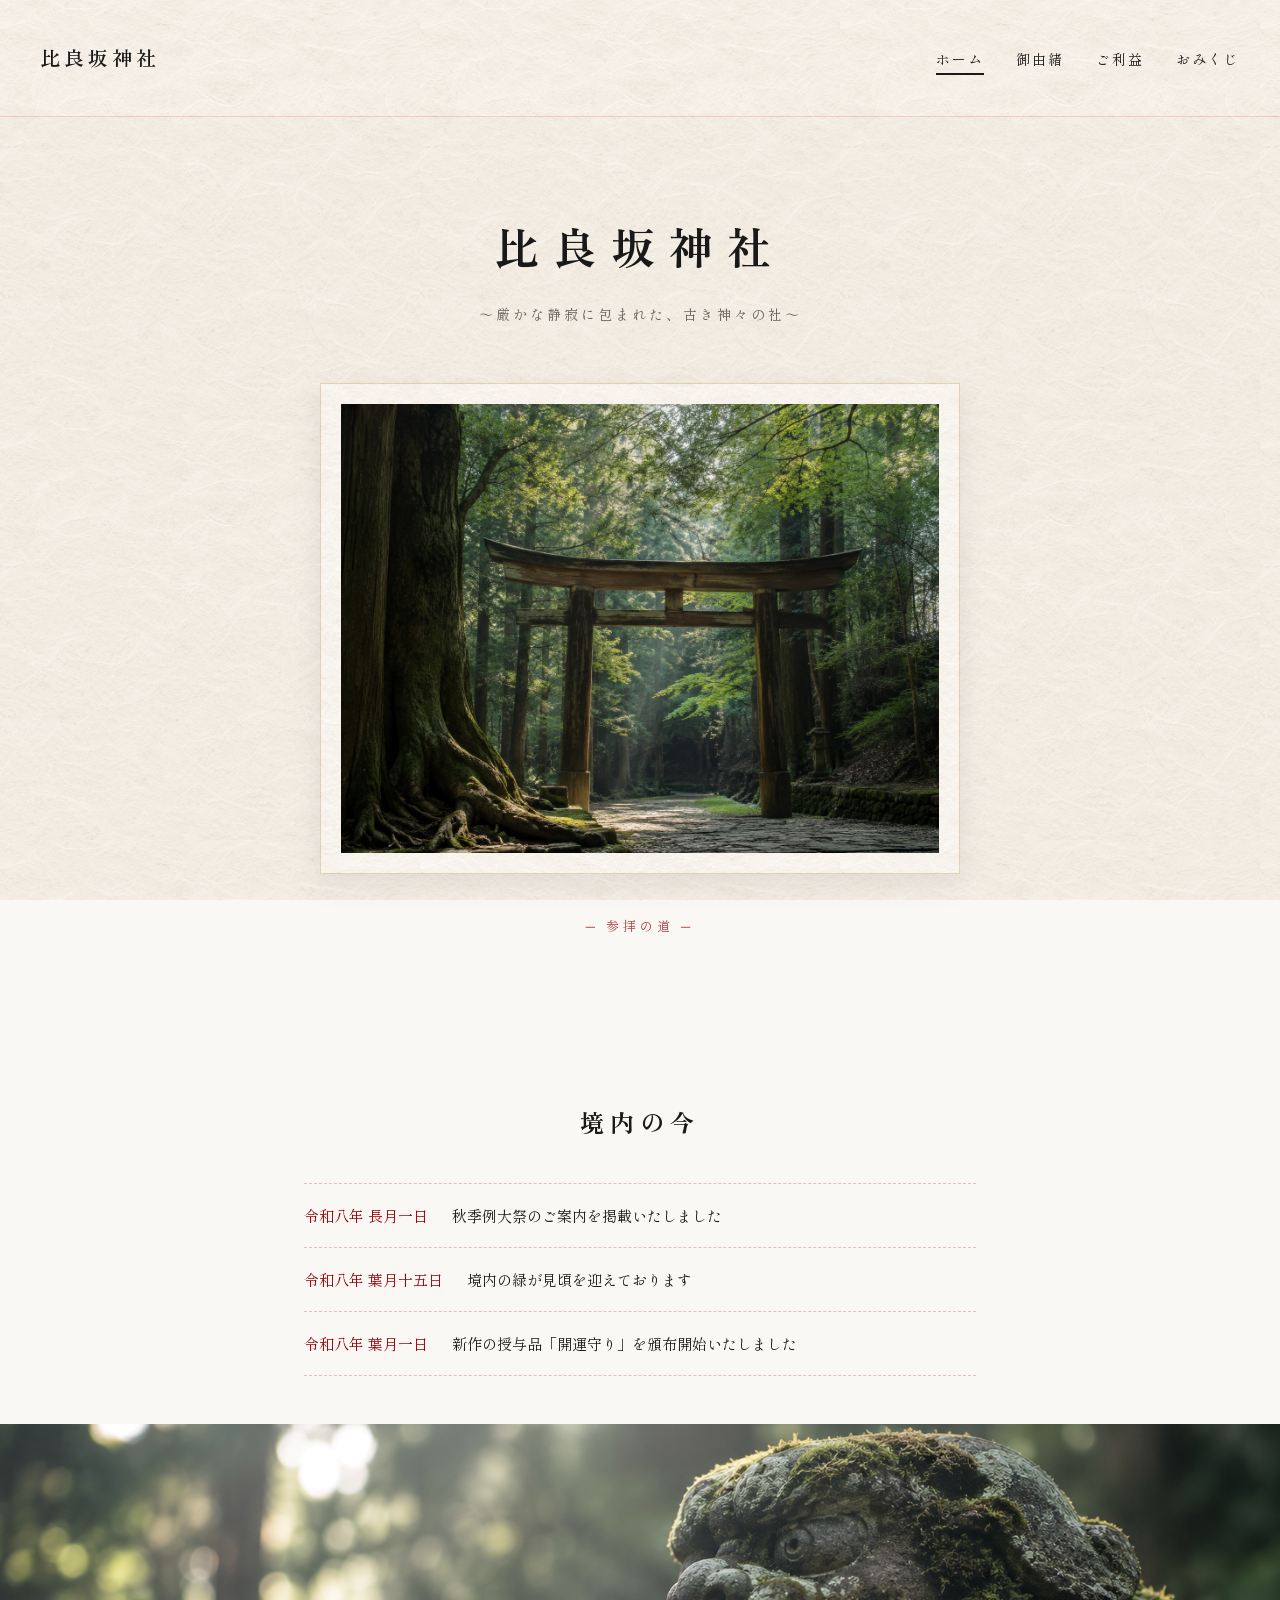
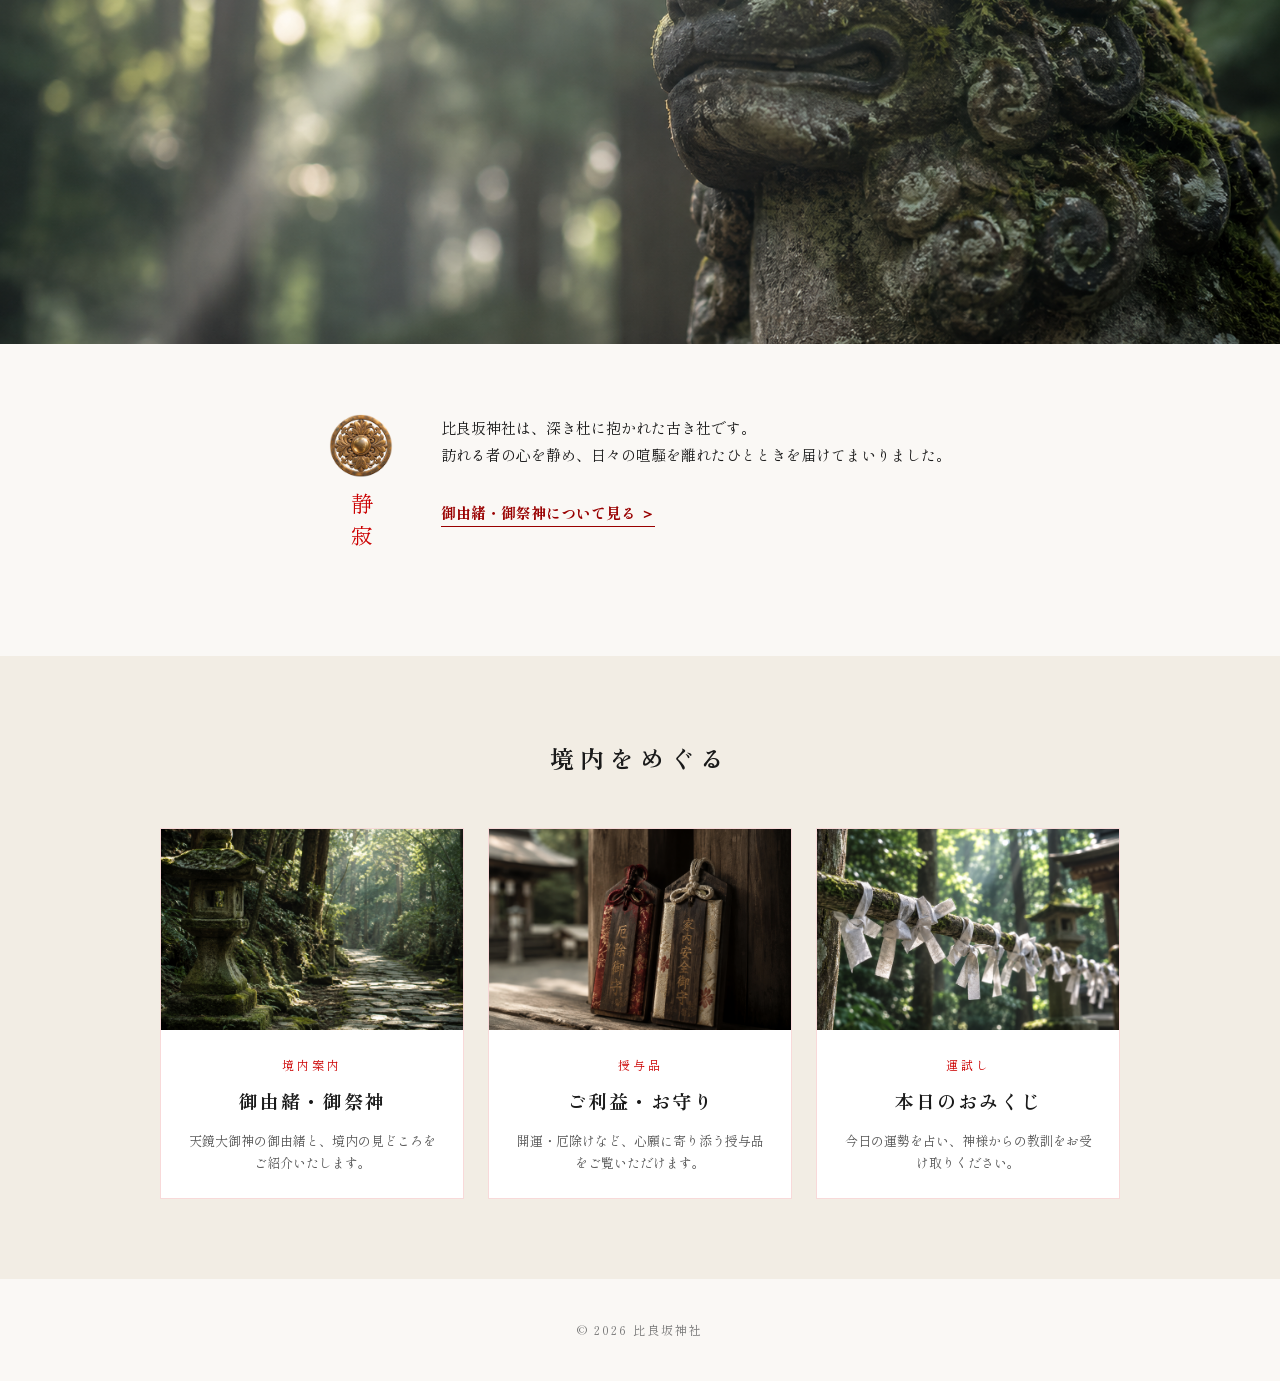
<file: index.html>
<!DOCTYPE html>
<html lang="ja">
<head>
  <meta charset="UTF-8">
  <meta name="viewport" content="width=device-width, initial-scale=1.0">
  <link rel="preconnect" href="https://fonts.googleapis.com">
  <link rel="preconnect" href="https://fonts.gstatic.com" crossorigin>
  <link href="https://fonts.googleapis.com/css2?family=Zen+Old+Mincho:wght@400;600;900&family=Shippori+Mincho:wght@400;500;700&display=swap" rel="stylesheet">
  <link rel="stylesheet" href="./style.css">
  <title>比良坂神社 ｜ 公式サイト</title>
</head>
<body>

  <header class="site-header">
    <p class="site-logo"><a href="index.html">比良坂神社</a></p>
    <nav class="global-nav">
      <ul>
        <li><a href="index.html" class="is-current" aria-current="page">ホーム</a></li>
        <li><a href="about/index.html">御由緒</a></li>
        <li><a href="benefit/index.html">ご利益</a></li>
        <li><a href="omikuzi/index.html">おみくじ</a></li>
      </ul>
    </nav>
  </header>

  <main>

  <section class="hero">
    <div class="hero-text">
      <h1>比良坂神社</h1>
      <p class="sub-text">〜厳かな静寂に包まれた、古き神々の社〜</p>
    </div>

    <div class="hero-frame">
      <img src="./images/torii.png" alt="比良坂神社の鳥居">
    </div>

    <p class="scroll-hint">─ 参拝の道 ─</p>
  </section>

  <section class="notices reveal">
    <h2>境内の今</h2>
    <ul class="notice-list">
      <li>
        <time class="notice-date" datetime="2026-09-01">令和八年 長月一日</time>
        <span class="notice-text">秋季例大祭のご案内を掲載いたしました</span>
      </li>
      <li>
        <time class="notice-date" datetime="2026-08-15">令和八年 葉月十五日</time>
        <span class="notice-text">境内の緑が見頃を迎えております</span>
      </li>
      <li>
        <time class="notice-date" datetime="2026-08-01">令和八年 葉月一日</time>
        <span class="notice-text">新作の授与品「開運守り」を頒布開始いたしました</span>
      </li>
    </ul>
  </section>

  <figure class="breath">
    <img src="./images/komainu.png" alt="苔むした狛犬の顔">
  </figure>

  <section class="concept reveal">
    <div class="concept-sign">
      <img class="kagami-mark" src="./images/kagami-shuin.png" alt="鏡朱印の意匠">
      <p class="concept-vertical">静寂</p>
    </div>
    <div class="concept-text">
      <p>
        比良坂神社は、深き杜に抱かれた古き社です。<br>
        訪れる者の心を静め、日々の喧騒を離れたひとときを届けてまいりました。
      </p>
      <p><a href="about/index.html" class="text-link">御由緒・御祭神について見る ＞</a></p>
    </div>
  </section>

  <section class="cta-cards reveal">
    <h2>境内をめぐる</h2>
    <div class="card-grid">
      <a href="about/index.html" class="card">
        <div class="card-thumb">
          <img src="./images/sando-lantern.png" alt="灯篭と石畳の参道">
        </div>
        <p class="card-label">境内案内</p>
        <h3>御由緒・御祭神</h3>
        <p class="card-desc">天鏡大御神の御由緒と、境内の見どころをご紹介いたします。</p>
      </a>
      <a href="benefit/index.html" class="card">
        <div class="card-thumb">
          <img src="./images/omamori.png" alt="厄除御守と家内安全御守">
        </div>
        <p class="card-label">授与品</p>
        <h3>ご利益・お守り</h3>
        <p class="card-desc">開運・厄除けなど、心願に寄り添う授与品をご覧いただけます。</p>
      </a>
      <a href="omikuzi/index.html" class="card">
        <div class="card-thumb">
          <img src="./images/shide.png" alt="杉の枝に結ばれた紙垂">
        </div>
        <p class="card-label">運試し</p>
        <h3>本日のおみくじ</h3>
        <p class="card-desc">今日の運勢を占い、神様からの教訓をお受け取りください。</p>
      </a>
    </div>
  </section>

  </main>

  <footer class="site-footer">
    <p>&copy; 2026 比良坂神社</p>
  </footer>

  <script src="./script.js"></script>
</body>
</html>
</file>
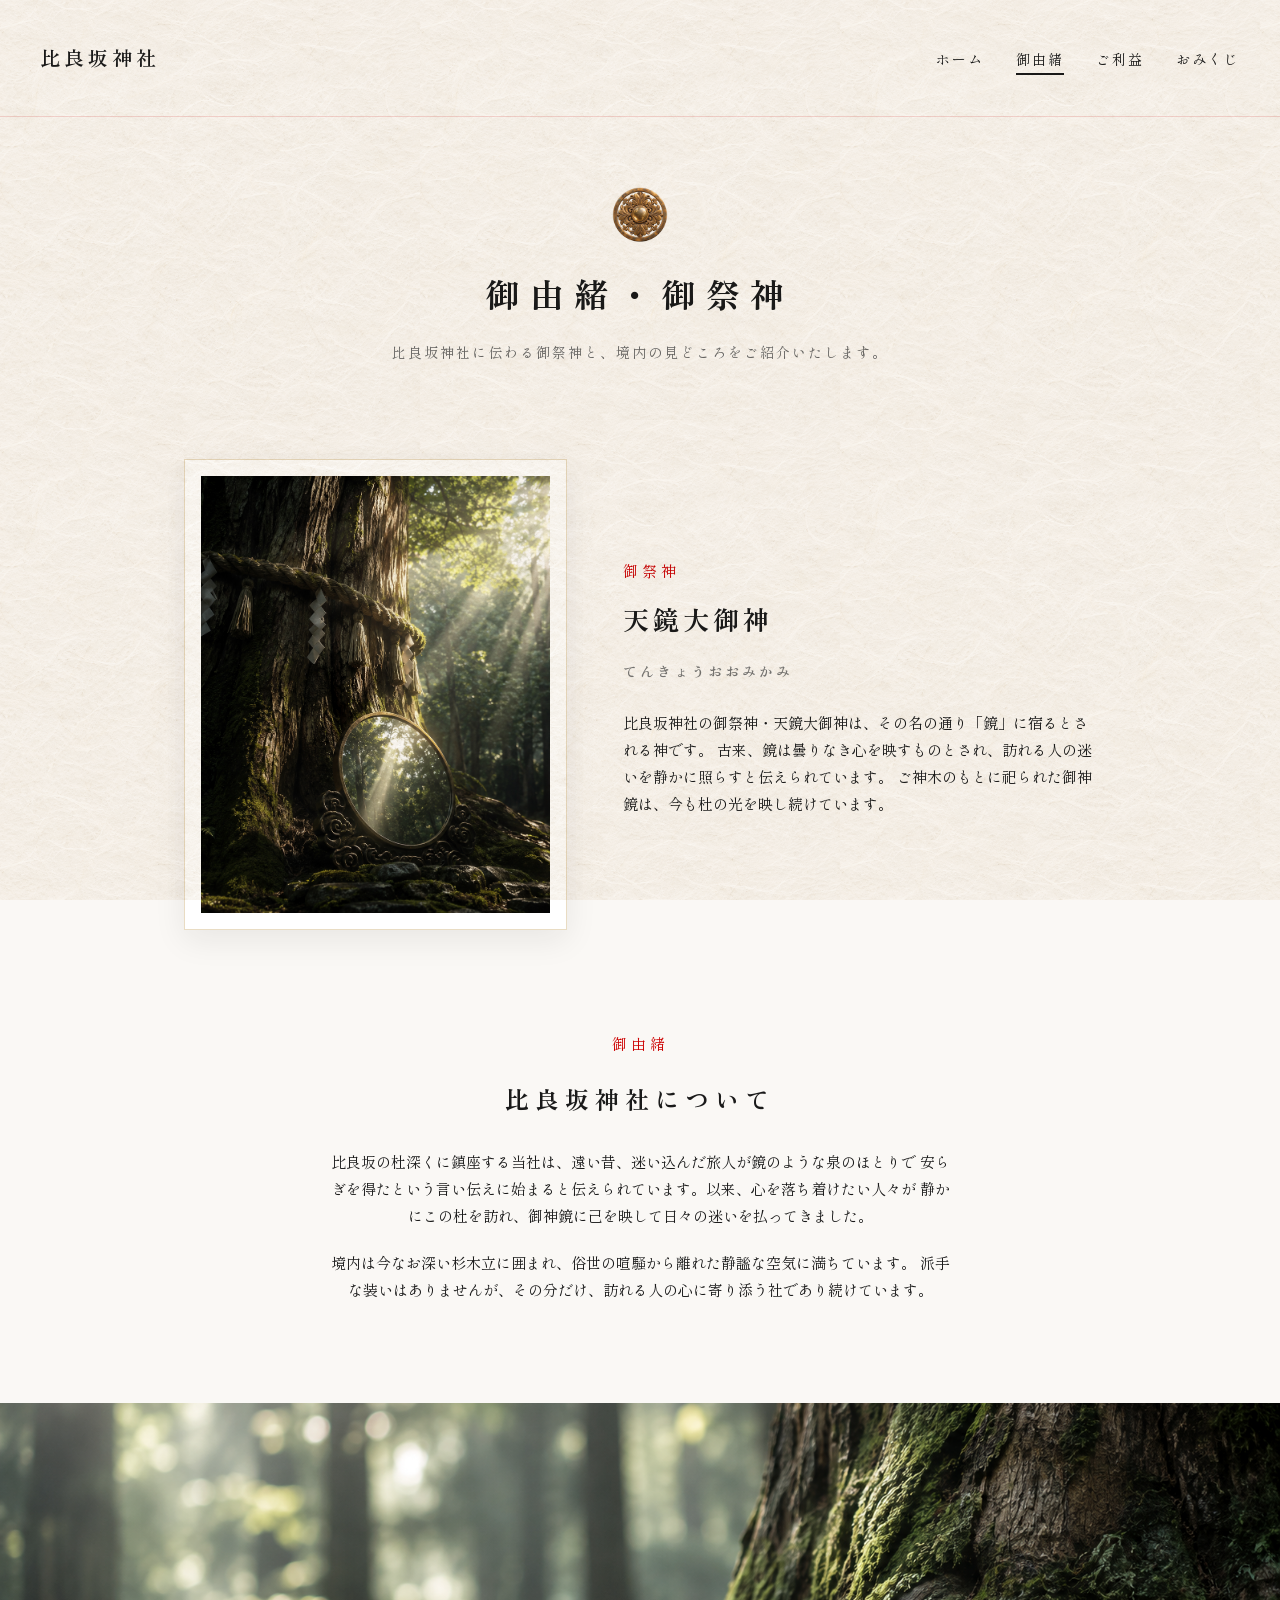
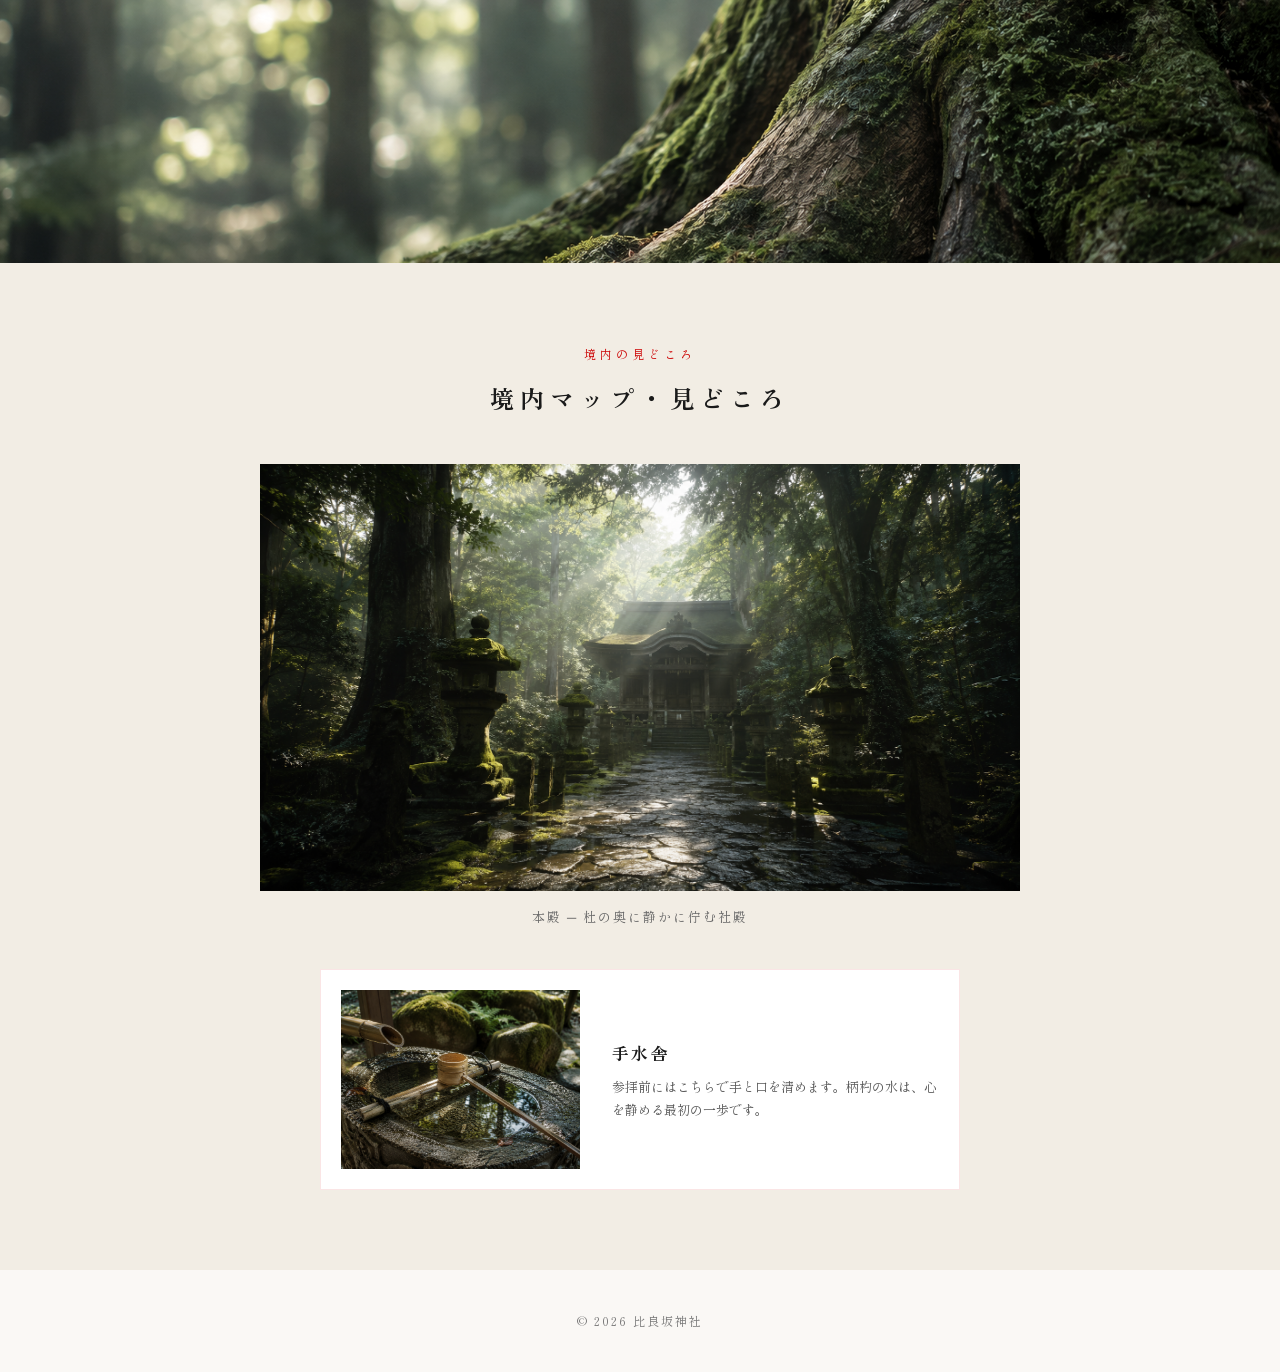
<file: about/index.html>
<!DOCTYPE html>
<html lang="ja">
<head>
  <meta charset="UTF-8">
  <meta name="viewport" content="width=device-width, initial-scale=1.0">
  <link rel="preconnect" href="https://fonts.googleapis.com">
  <link rel="preconnect" href="https://fonts.gstatic.com" crossorigin>
  <link href="https://fonts.googleapis.com/css2?family=Zen+Old+Mincho:wght@400;600;900&family=Shippori+Mincho:wght@400;500;700&display=swap" rel="stylesheet">
  <link rel="stylesheet" href="./style.css">
  <title>御由緒・御祭神 ｜ 比良坂神社</title>
</head>
<body>

  <header class="site-header">
    <p class="site-logo"><a href="../index.html">比良坂神社</a></p>
    <nav class="global-nav">
      <ul>
        <li><a href="../index.html">ホーム</a></li>
        <li><a href="../about/index.html" class="is-current" aria-current="page">御由緒</a></li>
        <li><a href="../benefit/index.html">ご利益</a></li>
        <li><a href="../omikuzi/index.html">おみくじ</a></li>
      </ul>
    </nav>
  </header>

  <main>

  <section class="page-title">
    <img class="kagami-mark" src="../images/kagami-shuin.png" alt="鏡朱印の意匠">
    <h1>御由緒・御祭神</h1>
    <p class="page-lead">比良坂神社に伝わる御祭神と、境内の見どころをご紹介いたします。</p>
  </section>

  <section class="deity reveal">
    <div class="deity-frame">
      <img src="./images/goshintai-mirror.png" alt="ご神木に祀られた御神鏡">
    </div>
    <div class="deity-text">
      <p class="section-label">御祭神</p>
      <h2>天鏡大御神<br><span class="ruby">てんきょうおおみかみ</span></h2>
      <p>
        比良坂神社の御祭神・天鏡大御神は、その名の通り「鏡」に宿るとされる神です。
        古来、鏡は曇りなき心を映すものとされ、訪れる人の迷いを静かに照らすと伝えられています。
        ご神木のもとに祀られた御神鏡は、今も杜の光を映し続けています。
      </p>
    </div>
  </section>

  <section class="history reveal">
    <p class="section-label">御由緒</p>
    <h2>比良坂神社について</h2>
    <p>
      比良坂の杜深くに鎮座する当社は、遠い昔、迷い込んだ旅人が鏡のような泉のほとりで
      安らぎを得たという言い伝えに始まると伝えられています。以来、心を落ち着けたい人々が
      静かにこの杜を訪れ、御神鏡に己を映して日々の迷いを払ってきました。
    </p>
    <p>
      境内は今なお深い杉木立に囲まれ、俗世の喧騒から離れた静謐な空気に満ちています。
      派手な装いはありませんが、その分だけ、訪れる人の心に寄り添う社であり続けています。
    </p>
  </section>

  <figure class="breath">
    <img src="./images/goshinboku-root.png" alt="ご神木の根元と苔むした木肌">
  </figure>

  <section class="highlights reveal">
    <p class="section-label">境内の見どころ</p>
    <h2>境内マップ・見どころ</h2>

    <div class="highlight-main">
      <img src="./images/honden-approach.png" alt="社殿と杉木立に囲まれた参道">
      <p class="highlight-caption">本殿 ─ 杜の奥に静かに佇む社殿</p>
    </div>

    <div class="highlight-sub">
      <img src="./images/temizuya.png" alt="手水舎の柄杓と水盤">
      <div class="highlight-sub-text">
        <h3>手水舎</h3>
        <p>参拝前にはこちらで手と口を清めます。柄杓の水は、心を静める最初の一歩です。</p>
      </div>
    </div>
  </section>

  </main>

  <footer class="site-footer">
    <p>&copy; 2026 比良坂神社</p>
  </footer>

  <script src="./script.js"></script>
</body>
</html>
</file>
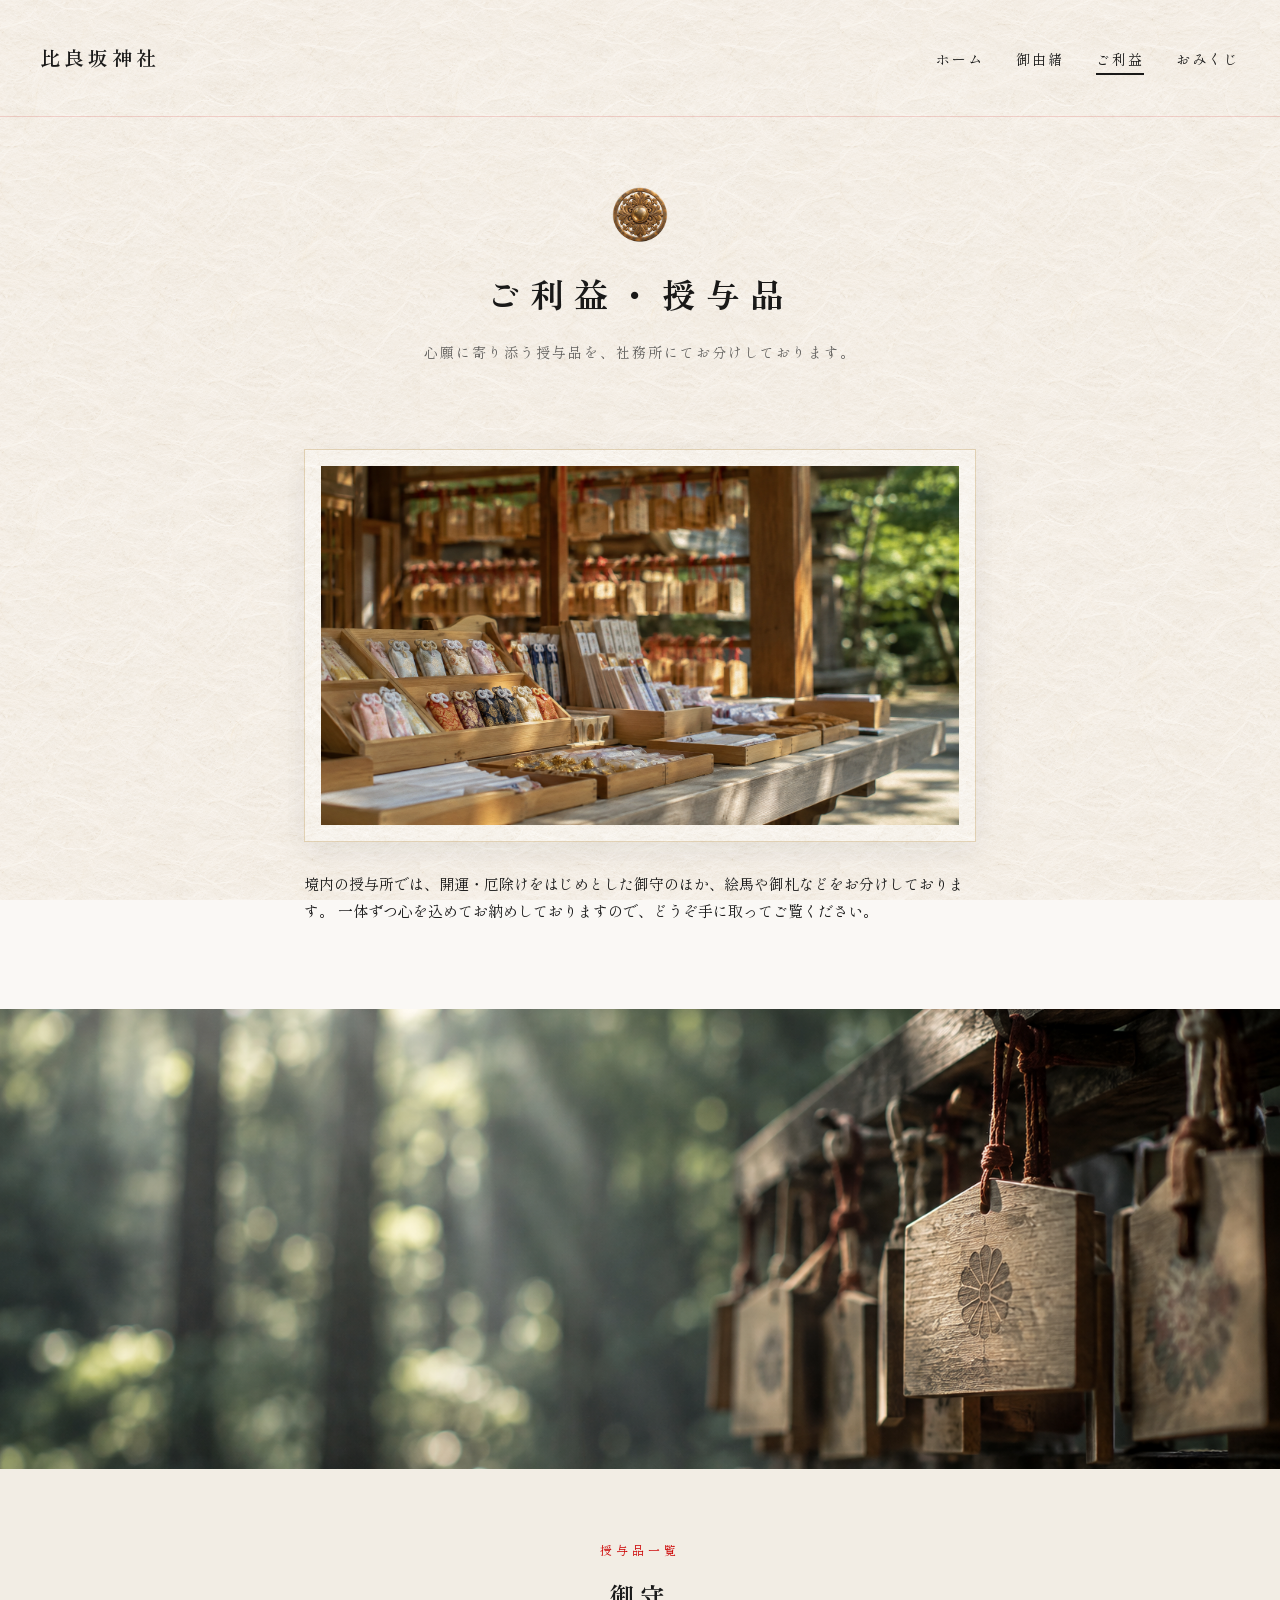
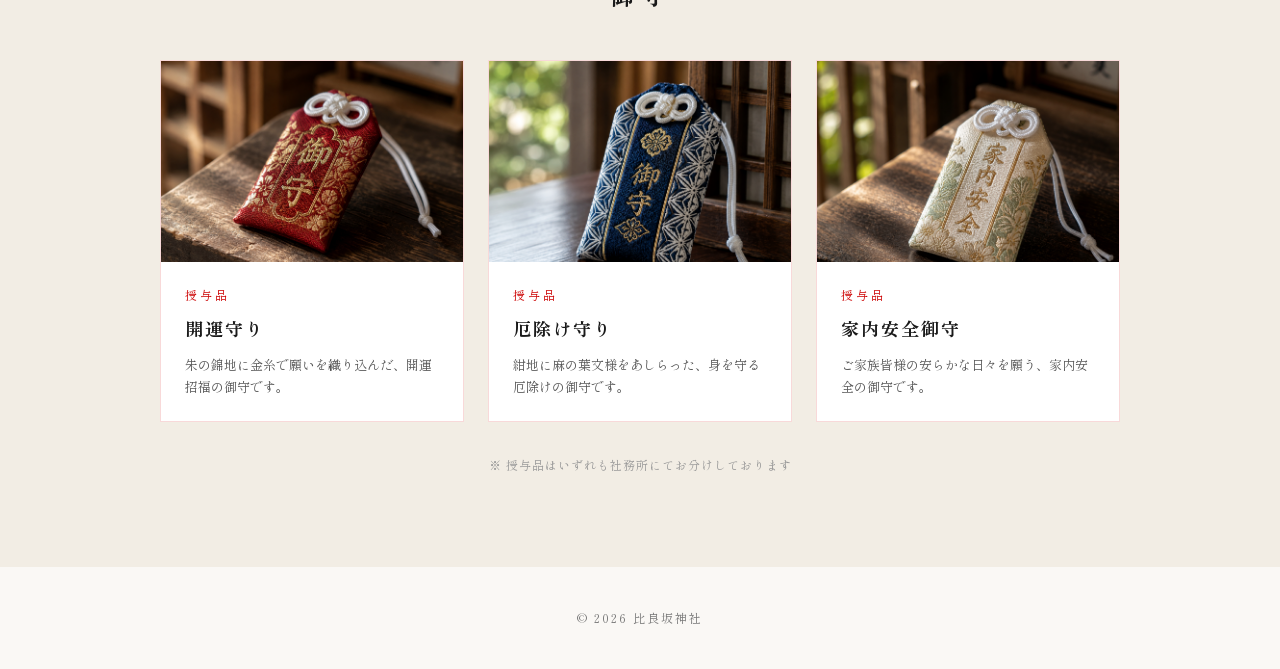
<file: benefit/index.html>
<!DOCTYPE html>
<html lang="ja">
<head>
  <meta charset="UTF-8">
  <meta name="viewport" content="width=device-width, initial-scale=1.0">
  <link rel="preconnect" href="https://fonts.googleapis.com">
  <link rel="preconnect" href="https://fonts.gstatic.com" crossorigin>
  <link href="https://fonts.googleapis.com/css2?family=Zen+Old+Mincho:wght@400;600;900&family=Shippori+Mincho:wght@400;500;700&display=swap" rel="stylesheet">
  <link rel="stylesheet" href="./style.css">
  <title>ご利益・授与品 ｜ 比良坂神社</title>
</head>
<body>

  <header class="site-header">
    <p class="site-logo"><a href="../index.html">比良坂神社</a></p>
    <nav class="global-nav">
      <ul>
        <li><a href="../index.html">ホーム</a></li>
        <li><a href="../about/index.html">御由緒</a></li>
        <li><a href="../benefit/index.html" class="is-current" aria-current="page">ご利益</a></li>
        <li><a href="../omikuzi/index.html">おみくじ</a></li>
      </ul>
    </nav>
  </header>

  <main>

  <section class="page-title">
    <img class="kagami-mark" src="../images/kagami-shuin.png" alt="鏡朱印の意匠">
    <h1>ご利益・授与品</h1>
    <p class="page-lead">心願に寄り添う授与品を、社務所にてお分けしております。</p>
  </section>

  <section class="shop-intro reveal">
    <div class="shop-intro-frame">
      <img src="./images/juyosho.png" alt="授与所に並ぶお守りや絵馬などの授与品">
    </div>
    <p class="shop-intro-text">
      境内の授与所では、開運・厄除けをはじめとした御守のほか、絵馬や御札などをお分けしております。
      一体ずつ心を込めてお納めしておりますので、どうぞ手に取ってご覧ください。
    </p>
  </section>

  <figure class="breath">
    <img src="./images/ema-kake.png" alt="絵馬掛けに並ぶ絵馬">
  </figure>

  <section class="products reveal">
    <p class="section-label">授与品一覧</p>
    <h2>御守</h2>

    <div class="product-grid">
      <div class="product-card" data-item="kaiun">
        <div class="product-thumb">
          <img src="./images/omamori-kaiun.png" alt="開運守り">
        </div>
        <p class="product-label">授与品</p>
        <h3>開運守り</h3>
        <p class="product-desc">朱の錦地に金糸で願いを織り込んだ、開運招福の御守です。</p>
      </div>

      <div class="product-card" data-item="yakuyoke">
        <div class="product-thumb">
          <img src="./images/omamori-yakuyoke.png" alt="厄除け守り">
        </div>
        <p class="product-label">授与品</p>
        <h3>厄除け守り</h3>
        <p class="product-desc">紺地に麻の葉文様をあしらった、身を守る厄除けの御守です。</p>
      </div>

      <div class="product-card" data-item="kanaianzen">
        <div class="product-thumb">
          <img src="./images/omamori-kanaianzen.png" alt="家内安全御守">
        </div>
        <p class="product-label">授与品</p>
        <h3>家内安全御守</h3>
        <p class="product-desc">ご家族皆様の安らかな日々を願う、家内安全の御守です。</p>
      </div>
    </div>

    <p class="products-note">※ 授与品はいずれも社務所にてお分けしております</p>
  </section>

  </main>

  <footer class="site-footer">
    <p>&copy; 2026 比良坂神社</p>
  </footer>

  <script src="./script.js"></script>
</body>
</html>
</file>
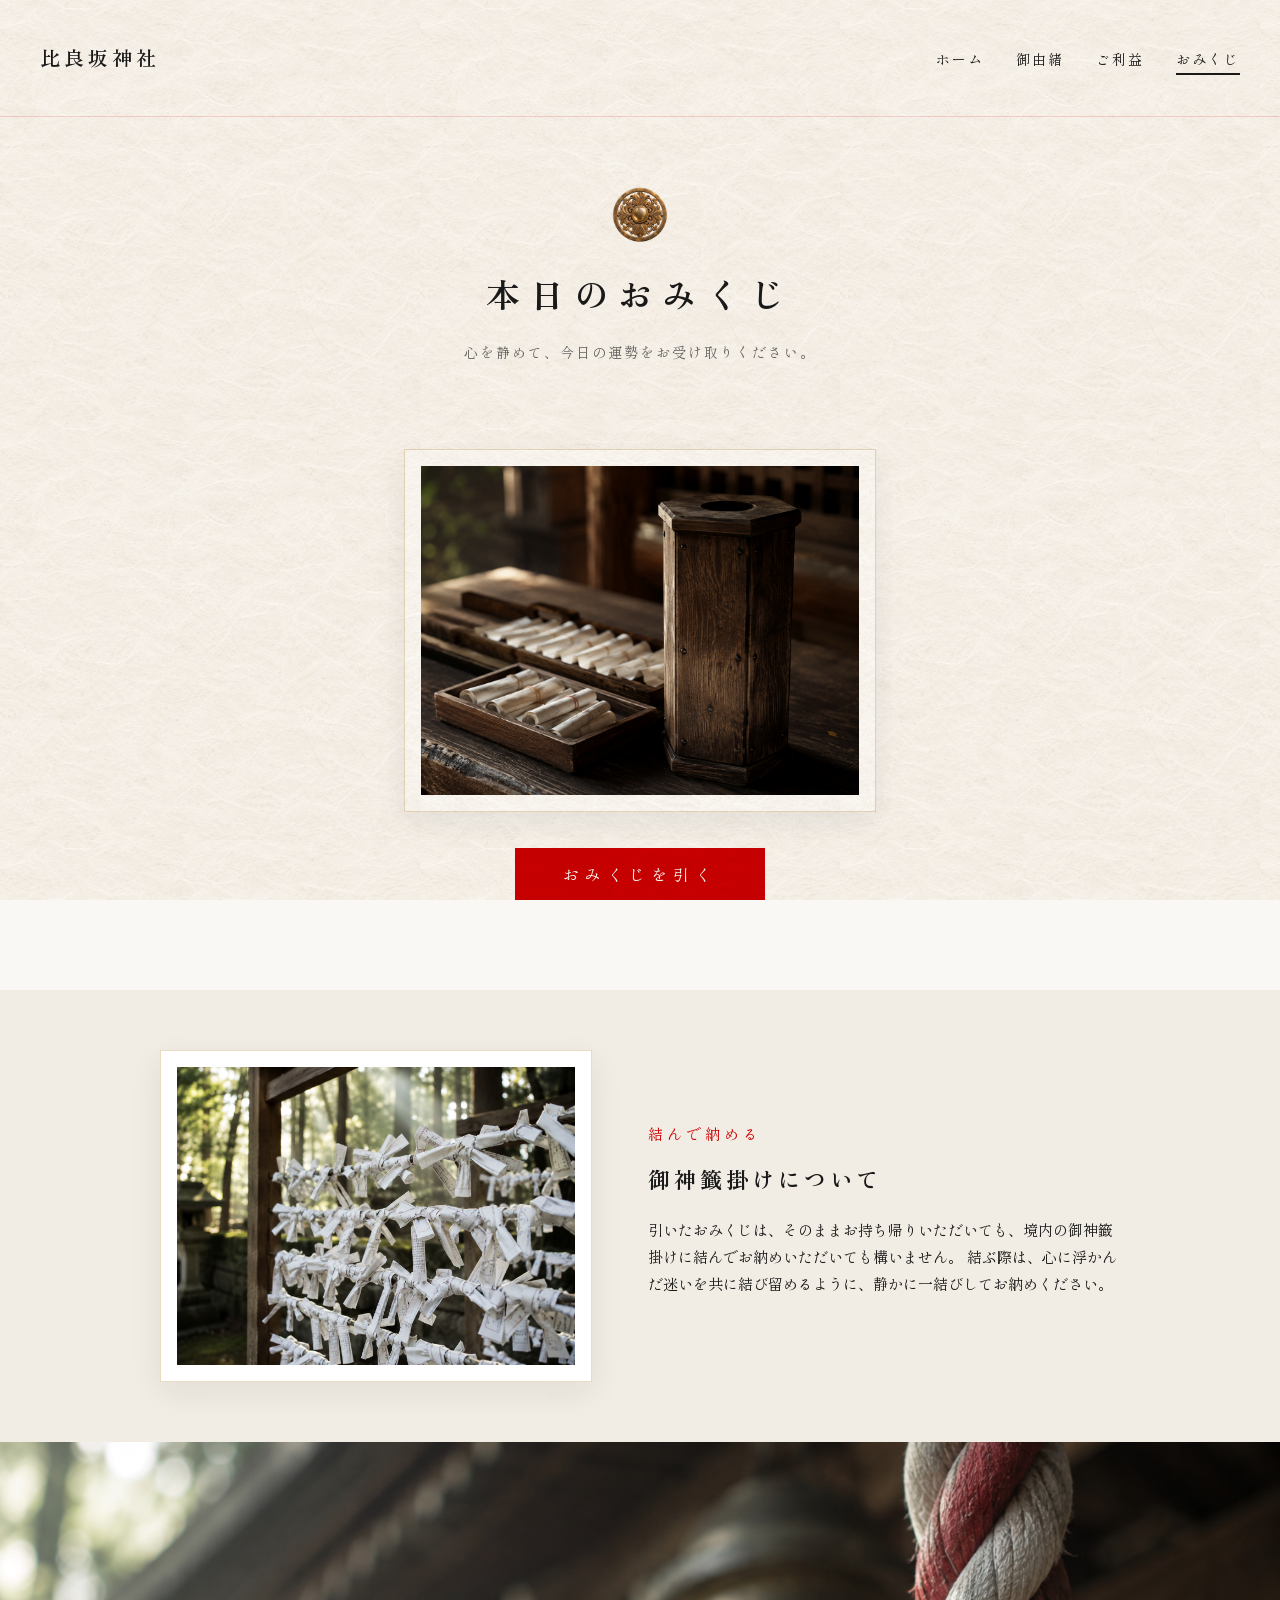
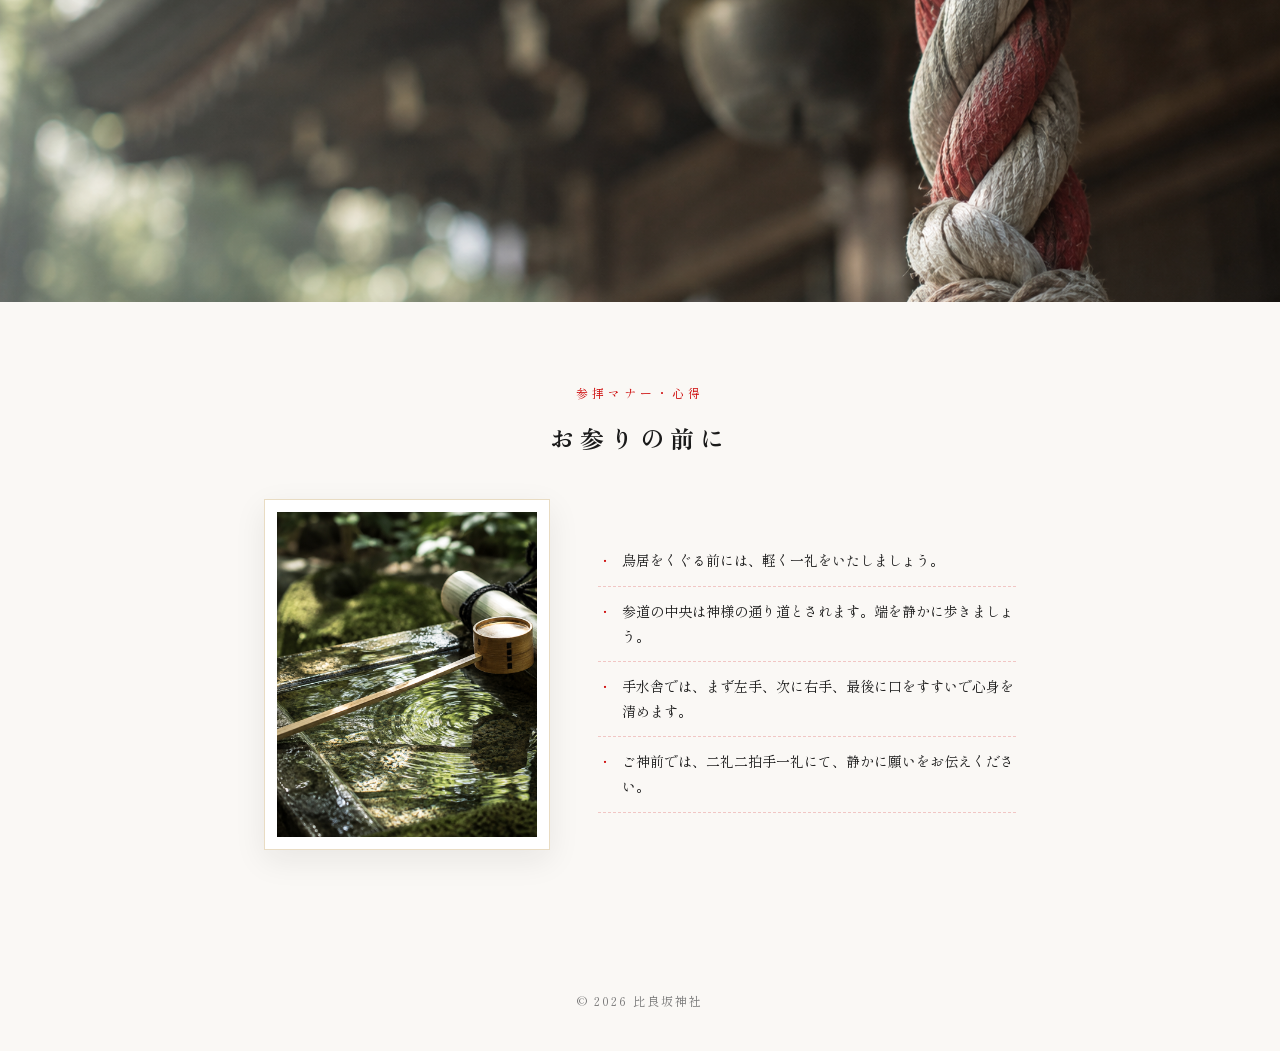
<file: omikuzi/index.html>
<!DOCTYPE html>
<html lang="ja">
<head>
  <meta charset="UTF-8">
  <meta name="viewport" content="width=device-width, initial-scale=1.0">
  <link rel="preconnect" href="https://fonts.googleapis.com">
  <link rel="preconnect" href="https://fonts.gstatic.com" crossorigin>
  <link href="https://fonts.googleapis.com/css2?family=Zen+Old+Mincho:wght@400;600;900&family=Shippori+Mincho:wght@400;500;700&display=swap" rel="stylesheet">
  <link rel="stylesheet" href="./style.css">
  <title>本日のおみくじ ｜ 比良坂神社</title>
</head>
<body>

  <header class="site-header">
    <p class="site-logo"><a href="../index.html">比良坂神社</a></p>
    <nav class="global-nav">
      <ul>
        <li><a href="../index.html">ホーム</a></li>
        <li><a href="../about/index.html">御由緒</a></li>
        <li><a href="../benefit/index.html">ご利益</a></li>
        <li><a href="../omikuzi/index.html" class="is-current" aria-current="page">おみくじ</a></li>
      </ul>
    </nav>
  </header>

  <main>

  <section class="page-title">
    <img class="kagami-mark" src="../images/kagami-shuin.png" alt="鏡朱印の意匠">
    <h1>本日のおみくじ</h1>
    <p class="page-lead">心を静めて、今日の運勢をお受け取りください。</p>
  </section>

  <section class="draw">
    <div class="draw-frame">
      <img src="./images/omikuji-box.png" alt="おみくじ箱と御神籤">
    </div>

    <button type="button" id="draw-button" class="draw-button js-only">おみくじを引く</button>
    <noscript>
      <p class="no-script-message">おみくじをお楽しみいただくには、JavaScriptを有効にしてください。</p>
    </noscript>

    <div id="result-area" class="result-area" aria-live="polite" aria-atomic="true" hidden>
      <p class="result-label">今日の運勢は……</p>
      <h2 id="result-name" class="result-name"></h2>
      <img id="result-stamp" class="result-stamp" src="../images/kagami-shuin.png" alt="鏡朱印">
      <p id="result-message" class="result-message"></p>
      <button type="button" id="redraw-button" class="redraw-button js-only">もう一度引く</button>
    </div>
  </section>

  <section class="tie-manner reveal">
    <div class="tie-manner-inner">
      <div class="tie-manner-frame">
        <img src="./images/musubi-dokoro.png" alt="境内の御神籤掛けに結ばれたおみくじ">
      </div>
      <div class="tie-manner-text">
        <p class="section-label">結んで納める</p>
        <h2>御神籤掛けについて</h2>
        <p>
          引いたおみくじは、そのままお持ち帰りいただいても、境内の御神籤掛けに結んでお納めいただいても構いません。
          結ぶ際は、心に浮かんだ迷いを共に結び留めるように、静かに一結びしてお納めください。
        </p>
      </div>
    </div>
  </section>

  <figure class="breath">
    <img src="./images/suzuo.png" alt="社殿の軒先に垂れる鈴緒">
  </figure>

  <section class="manners reveal">
    <p class="section-label">参拝マナー・心得</p>
    <h2>お参りの前に</h2>

    <div class="manners-body">
      <div class="manners-frame">
        <img src="./images/temizu-dipper.png" alt="手水舎の柄杓">
      </div>
      <ul class="manners-list">
        <li>鳥居をくぐる前には、軽く一礼をいたしましょう。</li>
        <li>参道の中央は神様の通り道とされます。端を静かに歩きましょう。</li>
        <li>手水舎では、まず左手、次に右手、最後に口をすすいで心身を清めます。</li>
        <li>ご神前では、二礼二拍手一礼にて、静かに願いをお伝えください。</li>
      </ul>
    </div>
  </section>

  </main>

  <footer class="site-footer">
    <p>&copy; 2026 比良坂神社</p>
  </footer>

  <script src="./script.js"></script>
</body>
</html>
</file>
<file: style.css>
@charset "UTF-8";

:root {
    --color-vermillion: #cc0000;
    --color-vermillion-dark: #990000;
    --color-ink: #1a1a1a;
    --color-paper: #faf8f5;
    --color-gold: #c9a86a;
    --font-display: "Zen Old Mincho", serif;
    --font-body: "Shippori Mincho", serif;
}

* {
    box-sizing: border-box;
}

body {
    position: relative;
    z-index: 0;
    margin: 0;
    padding: 0;
    color: var(--color-ink);
    background-color: var(--color-paper);
    font-family: var(--font-body);
    line-height: 1.8;
}

body::before {
    content: "";
    position: fixed;
    inset: 0;
    background-image: url("./images/washi-texture.png");
    background-repeat: repeat;
    background-size: 420px 420px;
    opacity: 0.35;
    pointer-events: none;
    z-index: 999;
    mix-blend-mode: multiply;
}

a {
    color: inherit;
}

h1, h2, h3 {
    font-family: var(--font-display);
    margin: 0;
}

.site-header {
    display: flex;
    justify-content: space-between;
    align-items: center;
    padding: 24px 40px;
    border-bottom: 1px solid rgba(204, 0, 0, 0.15);
}

.site-logo a {
    font-family: var(--font-display);
    font-size: 20px;
    letter-spacing: 4px;
    text-decoration: none;
    font-weight: 600;
}

.global-nav ul {
    display: flex;
    gap: 32px;
    list-style: none;
    margin: 0;
    padding: 0;
}

.global-nav a {
    font-size: 14px;
    letter-spacing: 2px;
    text-decoration: none;
    padding-bottom: 4px;
    border-bottom: 2px solid transparent;
    transition: border-color 0.2s ease;
}

.global-nav a:hover,
.global-nav a.is-current {
    border-bottom: 2px solid currentColor;
}

.hero {
    text-align: center;
    padding: 90px 24px 70px;
    background-color: var(--color-paper);
}

.hero-text h1 {
    font-size: 44px;
    letter-spacing: 14px;
    color: var(--color-ink);
}

.hero-text .sub-text {
    margin-top: 16px;
    font-size: 14px;
    letter-spacing: 3px;
    color: #666666;
}

.hero-frame {
    max-width: 640px;
    margin: 56px auto 0;
    padding: 20px;
    background-color: #ffffff;
    border: 1px solid rgba(201, 168, 106, 0.4);
    box-shadow: 0 10px 30px rgba(26, 26, 26, 0.08);
}

.hero-frame img {
    display: block;
    width: 100%;
    height: auto;
    aspect-ratio: 4 / 3;
    object-fit: cover;
    filter: saturate(0.85) contrast(1.02);
}

.scroll-hint {
    display: block;
    margin-top: 40px;
    font-size: 13px;
    letter-spacing: 4px;
    color: var(--color-vermillion-dark);
    opacity: 0.75;
}

.notices {
    max-width: 720px;
    margin: 0 auto;
    padding: 80px 24px 48px;
    text-align: center;
}

.notices h2 {
    font-size: 24px;
    letter-spacing: 6px;
    margin-bottom: 40px;
}

.notice-list {
    list-style: none;
    margin: 0;
    padding: 0;
    text-align: left;
}

.notice-list li {
    display: flex;
    gap: 24px;
    padding: 18px 0;
    border-bottom: 1px dashed rgba(204, 0, 0, 0.25);
    font-size: 15px;
}

.notice-list li:first-child {
    border-top: 1px dashed rgba(204, 0, 0, 0.25);
}

.notice-date {
    flex: 0 0 auto;
    color: var(--color-vermillion-dark);
    white-space: nowrap;
}

.breath {
    margin: 0;
    line-height: 0;
}

.breath img {
    display: block;
    width: 100%;
    height: clamp(280px, 42vw, 520px);
    object-fit: cover;
    object-position: center 30%;
    filter: saturate(0.85) contrast(1.02);
}

.concept {
    display: flex;
    gap: 48px;
    align-items: flex-start;
    justify-content: center;
    max-width: 800px;
    margin: 0 auto;
    padding: 70px 24px 100px;
}

.concept-sign {
    display: flex;
    flex-direction: column;
    align-items: center;
    gap: 14px;
    flex: 0 0 auto;
}

.concept-vertical {
    writing-mode: vertical-rl;
    font-family: var(--font-display);
    font-size: 22px;
    letter-spacing: 10px;
    color: var(--color-vermillion);
    margin: 0;
}

.concept-text {
    font-size: 15px;
}

.concept-text p:first-child {
    margin-top: 0;
}

.kagami-mark {
    display: block;
    width: 64px;
    height: 64px;
    object-fit: contain;
}

.text-link {
    display: inline-block;
    margin-top: 16px;
    color: var(--color-vermillion-dark);
    text-decoration: none;
    font-weight: 700;
    border-bottom: 1px solid var(--color-vermillion-dark);
}

.cta-cards {
    background-color: #f2ede4;
    padding: 80px 24px;
    text-align: center;
}

.cta-cards h2 {
    font-size: 24px;
    letter-spacing: 6px;
    margin-bottom: 48px;
}

.card-grid {
    display: grid;
    grid-template-columns: repeat(3, 1fr);
    gap: 24px;
    max-width: 960px;
    margin: 0 auto;
}

.card {
    display: block;
    background-color: #ffffff;
    border: 1px solid rgba(204, 0, 0, 0.15);
    text-decoration: none;
    color: var(--color-ink);
    overflow: hidden;
    transition: border-color 0.2s ease, transform 0.2s ease;
}

.card:hover {
    border-color: var(--color-vermillion);
    transform: translateY(-4px);
}

.card-thumb {
    aspect-ratio: 3 / 2;
    overflow: hidden;
}

.card-thumb img {
    display: block;
    width: 100%;
    height: 100%;
    object-fit: cover;
    filter: saturate(0.85) contrast(1.02);
    transition: transform 0.3s ease;
}

.card:hover .card-thumb img {
    transform: scale(1.04);
}

.card-label,
.card h3,
.card-desc {
    padding-left: 24px;
    padding-right: 24px;
}

.card-label {
    font-size: 12px;
    letter-spacing: 3px;
    color: var(--color-vermillion);
    margin-top: 24px;
    margin-bottom: 8px;
}

.card h3 {
    font-size: 19px;
    letter-spacing: 2px;
    margin-bottom: 12px;
}

.card-desc {
    font-size: 13px;
    line-height: 1.7;
    color: #555555;
    margin: 0 0 24px;
}

.reveal {
    opacity: 1;
    transform: none;
}

html.js-enabled .reveal {
    opacity: 0;
    transform: translateY(16px);
    transition: opacity 0.8s ease, transform 0.8s ease;
}

html.js-enabled .reveal.is-visible {
    opacity: 1;
    transform: translateY(0);
}

.site-footer {
    text-align: center;
    padding: 28px;
    font-size: 12px;
    letter-spacing: 2px;
    color: #777777;
    background-color: var(--color-paper);
}

@media (max-width: 768px) {
    .site-header {
        flex-direction: column;
        gap: 12px;
        padding: 16px 20px;
    }

    .hero {
        padding: 50px 20px 40px;
    }

    .hero-text h1 {
        font-size: 32px;
        letter-spacing: 8px;
    }

    .hero-frame {
        margin-top: 36px;
        padding: 12px;
    }

    .global-nav ul {
        gap: 20px;
        flex-wrap: wrap;
        justify-content: center;
    }

    .concept {
        flex-direction: column;
        align-items: center;
        text-align: center;
    }

    .concept-vertical {
        writing-mode: horizontal-tb;
    }

    .kagami-mark {
        margin: 0 auto;
    }

    .card-grid {
        grid-template-columns: 1fr;
    }
}
</file>
<file: about/style.css>
@charset "UTF-8";

:root {
    --color-vermillion: #cc0000;
    --color-vermillion-dark: #990000;
    --color-ink: #1a1a1a;
    --color-paper: #faf8f5;
    --color-gold: #c9a86a;
    --font-display: "Zen Old Mincho", serif;
    --font-body: "Shippori Mincho", serif;
}

* {
    box-sizing: border-box;
}

body {
    position: relative;
    z-index: 0;
    margin: 0;
    padding: 0;
    color: var(--color-ink);
    background-color: var(--color-paper);
    font-family: var(--font-body);
    line-height: 1.8;
}

body::before {
    content: "";
    position: fixed;
    inset: 0;
    background-image: url("../images/washi-texture.png");
    background-repeat: repeat;
    background-size: 420px 420px;
    opacity: 0.35;
    pointer-events: none;
    z-index: 999;
    mix-blend-mode: multiply;
}

a {
    color: inherit;
}

h1, h2, h3 {
    font-family: var(--font-display);
    margin: 0;
}

.site-header {
    display: flex;
    justify-content: space-between;
    align-items: center;
    padding: 24px 40px;
    border-bottom: 1px solid rgba(204, 0, 0, 0.15);
}

.site-logo a {
    font-family: var(--font-display);
    font-size: 20px;
    letter-spacing: 4px;
    text-decoration: none;
    font-weight: 600;
}

.global-nav ul {
    display: flex;
    gap: 32px;
    list-style: none;
    margin: 0;
    padding: 0;
}

.global-nav a {
    font-size: 14px;
    letter-spacing: 2px;
    text-decoration: none;
    padding-bottom: 4px;
    border-bottom: 2px solid transparent;
    transition: border-color 0.2s ease;
}

.global-nav a:hover,
.global-nav a.is-current {
    border-bottom: 2px solid currentColor;
}

.page-title {
    text-align: center;
    padding: 70px 24px 20px;
}

.kagami-mark {
    display: block;
    width: 56px;
    height: 56px;
    margin: 0 auto 20px;
    object-fit: contain;
}

.page-title h1 {
    font-size: 34px;
    letter-spacing: 10px;
}

.page-lead {
    margin-top: 16px;
    font-size: 14px;
    letter-spacing: 2px;
    color: #666666;
}

.section-label {
    font-size: 12px;
    letter-spacing: 4px;
    color: var(--color-vermillion);
    margin: 0 0 12px;
}

.deity {
    display: flex;
    align-items: center;
    gap: 56px;
    max-width: 960px;
    margin: 0 auto;
    padding: 60px 24px;
}

.deity-frame {
    flex: 0 0 42%;
    padding: 16px;
    background-color: #ffffff;
    border: 1px solid rgba(201, 168, 106, 0.4);
    box-shadow: 0 10px 30px rgba(26, 26, 26, 0.08);
}

.deity-frame img {
    display: block;
    width: 100%;
    height: auto;
    aspect-ratio: 4 / 5;
    object-fit: cover;
    filter: saturate(0.85) contrast(1.02);
}

.deity-text {
    flex: 1;
}

.deity-text h2 {
    font-size: 26px;
    letter-spacing: 4px;
    margin: 8px 0 20px;
}

.deity-text .ruby {
    display: inline-block;
    margin-top: 8px;
    font-size: 14px;
    letter-spacing: 3px;
    color: #777777;
}

.deity-text p {
    font-size: 15px;
}

.history {
    max-width: 680px;
    margin: 0 auto;
    padding: 40px 24px 80px;
    text-align: center;
}

.history h2 {
    font-size: 24px;
    letter-spacing: 6px;
    margin-bottom: 28px;
}

.history p {
    font-size: 15px;
    text-align: center;
    margin-bottom: 20px;
}

.breath {
    margin: 0;
    line-height: 0;
}

.breath img {
    display: block;
    width: 100%;
    height: clamp(260px, 38vw, 460px);
    object-fit: cover;
    object-position: center 55%;
    filter: saturate(0.85) contrast(1.02);
}

.highlights {
    background-color: #f2ede4;
    padding: 80px 24px;
}

.highlights .section-label,
.highlights h2 {
    text-align: center;
}

.highlights h2 {
    font-size: 24px;
    letter-spacing: 6px;
    margin-bottom: 44px;
}

.highlight-main {
    max-width: 760px;
    margin: 0 auto 40px;
}

.highlight-main img {
    display: block;
    width: 100%;
    height: auto;
    aspect-ratio: 16 / 9;
    object-fit: cover;
    filter: saturate(0.85) contrast(1.02);
}

.highlight-caption {
    margin-top: 14px;
    font-size: 13px;
    letter-spacing: 2px;
    color: #666666;
    text-align: center;
}

.highlight-sub {
    display: flex;
    align-items: center;
    gap: 32px;
    max-width: 640px;
    margin: 0 auto;
    background-color: #ffffff;
    border: 1px solid rgba(204, 0, 0, 0.1);
    padding: 20px;
}

.highlight-sub img {
    flex: 0 0 40%;
    display: block;
    width: 40%;
    height: auto;
    aspect-ratio: 4 / 3;
    object-fit: cover;
    filter: saturate(0.85) contrast(1.02);
}

.highlight-sub-text h3 {
    font-size: 17px;
    letter-spacing: 2px;
    margin-bottom: 8px;
}

.highlight-sub-text p {
    font-size: 13px;
    line-height: 1.7;
    color: #555555;
    margin: 0;
}

.reveal {
    opacity: 1;
    transform: none;
}

html.js-enabled .reveal {
    opacity: 0;
    transform: translateY(16px);
    transition: opacity 0.8s ease, transform 0.8s ease;
}

html.js-enabled .reveal.is-visible {
    opacity: 1;
    transform: translateY(0);
}

.site-footer {
    text-align: center;
    padding: 28px;
    font-size: 12px;
    letter-spacing: 2px;
    color: #777777;
    background-color: var(--color-paper);
}

@media (max-width: 768px) {
    .site-header {
        flex-direction: column;
        gap: 12px;
        padding: 16px 20px;
    }

    .global-nav ul {
        gap: 20px;
        flex-wrap: wrap;
        justify-content: center;
    }

    .page-title h1 {
        font-size: 26px;
        letter-spacing: 6px;
    }

    .deity {
        flex-direction: column;
        gap: 28px;
        padding: 40px 20px;
    }

    .deity-frame {
        flex: none;
        width: 70%;
    }

    .highlight-sub {
        flex-direction: column;
        text-align: center;
    }

    .highlight-sub img {
        width: 100%;
    }
}
</file>
<file: benefit/style.css>
@charset "UTF-8";

:root {
    --color-vermillion: #cc0000;
    --color-vermillion-dark: #990000;
    --color-ink: #1a1a1a;
    --color-paper: #faf8f5;
    --color-gold: #c9a86a;
    --font-display: "Zen Old Mincho", serif;
    --font-body: "Shippori Mincho", serif;
}

* {
    box-sizing: border-box;
}

body {
    position: relative;
    z-index: 0;
    margin: 0;
    padding: 0;
    color: var(--color-ink);
    background-color: var(--color-paper);
    font-family: var(--font-body);
    line-height: 1.8;
}

body::before {
    content: "";
    position: fixed;
    inset: 0;
    background-image: url("../images/washi-texture.png");
    background-repeat: repeat;
    background-size: 420px 420px;
    opacity: 0.35;
    pointer-events: none;
    z-index: 999;
    mix-blend-mode: multiply;
}

a {
    color: inherit;
}

h1, h2, h3 {
    font-family: var(--font-display);
    margin: 0;
}

.site-header {
    display: flex;
    justify-content: space-between;
    align-items: center;
    padding: 24px 40px;
    border-bottom: 1px solid rgba(204, 0, 0, 0.15);
}

.site-logo a {
    font-family: var(--font-display);
    font-size: 20px;
    letter-spacing: 4px;
    text-decoration: none;
    font-weight: 600;
}

.global-nav ul {
    display: flex;
    gap: 32px;
    list-style: none;
    margin: 0;
    padding: 0;
}

.global-nav a {
    font-size: 14px;
    letter-spacing: 2px;
    text-decoration: none;
    padding-bottom: 4px;
    border-bottom: 2px solid transparent;
    transition: border-color 0.2s ease;
}

.global-nav a:hover,
.global-nav a.is-current {
    border-bottom: 2px solid currentColor;
}

.page-title {
    text-align: center;
    padding: 70px 24px 20px;
}

.kagami-mark {
    display: block;
    width: 56px;
    height: 56px;
    margin: 0 auto 20px;
    object-fit: contain;
}

.page-title h1 {
    font-size: 34px;
    letter-spacing: 10px;
}

.page-lead {
    margin-top: 16px;
    font-size: 14px;
    letter-spacing: 2px;
    color: #666666;
}

.section-label {
    font-size: 12px;
    letter-spacing: 4px;
    color: var(--color-vermillion);
    margin: 0 0 12px;
    text-align: center;
}

.shop-intro {
    max-width: 720px;
    margin: 0 auto;
    padding: 50px 24px 70px;
    text-align: center;
}

.shop-intro-frame {
    padding: 16px;
    background-color: #ffffff;
    border: 1px solid rgba(201, 168, 106, 0.4);
    box-shadow: 0 10px 30px rgba(26, 26, 26, 0.08);
}

.shop-intro-frame img {
    display: block;
    width: 100%;
    height: auto;
    aspect-ratio: 16 / 9;
    object-fit: cover;
    filter: saturate(0.85) contrast(1.02);
}

.shop-intro-text {
    margin-top: 28px;
    font-size: 15px;
    text-align: left;
}

.breath {
    margin: 0;
    line-height: 0;
}

.breath img {
    display: block;
    width: 100%;
    height: clamp(260px, 38vw, 460px);
    object-fit: cover;
    object-position: center 45%;
    filter: saturate(0.85) contrast(1.02);
}

.products {
    background-color: #f2ede4;
    padding: 70px 24px 80px;
    text-align: center;
}

.products h2 {
    font-size: 24px;
    letter-spacing: 6px;
    margin-bottom: 44px;
}

.product-grid {
    display: grid;
    grid-template-columns: repeat(3, 1fr);
    gap: 24px;
    max-width: 960px;
    margin: 0 auto;
}

.product-card {
    display: block;
    background-color: #ffffff;
    border: 1px solid rgba(204, 0, 0, 0.15);
    color: var(--color-ink);
    overflow: hidden;
    text-align: left;
}

.product-thumb {
    aspect-ratio: 3 / 2;
    overflow: hidden;
}

.product-thumb img {
    display: block;
    width: 100%;
    height: 100%;
    object-fit: cover;
    filter: saturate(0.85) contrast(1.02);
}

.product-label,
.product-card h3,
.product-desc {
    padding-left: 24px;
    padding-right: 24px;
}

.product-label {
    font-size: 12px;
    letter-spacing: 3px;
    color: var(--color-vermillion);
    margin-top: 22px;
    margin-bottom: 6px;
}

.product-card h3 {
    font-size: 18px;
    letter-spacing: 2px;
    margin-bottom: 10px;
}

.product-desc {
    font-size: 13px;
    line-height: 1.7;
    color: #555555;
    margin: 0 0 22px;
}

.products-note {
    margin-top: 32px;
    font-size: 12px;
    letter-spacing: 1px;
    color: #999999;
}

.reveal {
    opacity: 1;
    transform: none;
}

html.js-enabled .reveal {
    opacity: 0;
    transform: translateY(16px);
    transition: opacity 0.8s ease, transform 0.8s ease;
}

html.js-enabled .reveal.is-visible {
    opacity: 1;
    transform: translateY(0);
}

.site-footer {
    text-align: center;
    padding: 28px;
    font-size: 12px;
    letter-spacing: 2px;
    color: #777777;
    background-color: var(--color-paper);
}

@media (max-width: 768px) {
    .site-header {
        flex-direction: column;
        gap: 12px;
        padding: 16px 20px;
    }

    .global-nav ul {
        gap: 20px;
        flex-wrap: wrap;
        justify-content: center;
    }

    .page-title h1 {
        font-size: 26px;
        letter-spacing: 6px;
    }

    .product-grid {
        grid-template-columns: 1fr;
    }
}
</file>
<file: omikuzi/style.css>
@charset "UTF-8";

:root {
    --color-vermillion: #cc0000;
    --color-vermillion-dark: #990000;
    --color-ink: #1a1a1a;
    --color-paper: #faf8f5;
    --color-gold: #c9a86a;
    --font-display: "Zen Old Mincho", serif;
    --font-body: "Shippori Mincho", serif;
}

* {
    box-sizing: border-box;
}

body {
    position: relative;
    z-index: 0;
    margin: 0;
    padding: 0;
    color: var(--color-ink);
    background-color: var(--color-paper);
    font-family: var(--font-body);
    line-height: 1.8;
}

body::before {
    content: "";
    position: fixed;
    inset: 0;
    background-image: url("../images/washi-texture.png");
    background-repeat: repeat;
    background-size: 420px 420px;
    opacity: 0.35;
    pointer-events: none;
    z-index: 999;
    mix-blend-mode: multiply;
}

a {
    color: inherit;
}

h1, h2 {
    font-family: var(--font-display);
    margin: 0;
}

.site-header {
    display: flex;
    justify-content: space-between;
    align-items: center;
    padding: 24px 40px;
    border-bottom: 1px solid rgba(204, 0, 0, 0.15);
}

.site-logo a {
    font-family: var(--font-display);
    font-size: 20px;
    letter-spacing: 4px;
    text-decoration: none;
    font-weight: 600;
}

.global-nav ul {
    display: flex;
    gap: 32px;
    list-style: none;
    margin: 0;
    padding: 0;
}

.global-nav a {
    font-size: 14px;
    letter-spacing: 2px;
    text-decoration: none;
    padding-bottom: 4px;
    border-bottom: 2px solid transparent;
    transition: border-color 0.2s ease;
}

.global-nav a:hover,
.global-nav a.is-current {
    border-bottom: 2px solid currentColor;
}

.page-title {
    text-align: center;
    padding: 70px 24px 20px;
}

.kagami-mark {
    display: block;
    width: 56px;
    height: 56px;
    margin: 0 auto 20px;
    object-fit: contain;
}

.page-title h1 {
    font-size: 34px;
    letter-spacing: 10px;
}

.page-lead {
    margin-top: 16px;
    font-size: 14px;
    letter-spacing: 2px;
    color: #666666;
}

.section-label {
    font-size: 12px;
    letter-spacing: 4px;
    color: var(--color-vermillion);
    margin: 0 0 12px;
}

.draw {
    max-width: 520px;
    margin: 0 auto;
    padding: 50px 24px 90px;
    text-align: center;
}

.draw-frame {
    padding: 16px;
    background-color: #ffffff;
    border: 1px solid rgba(201, 168, 106, 0.4);
    box-shadow: 0 10px 30px rgba(26, 26, 26, 0.08);
}

.draw-frame img {
    display: block;
    width: 100%;
    height: auto;
    aspect-ratio: 4 / 3;
    object-fit: cover;
    filter: saturate(0.85) contrast(1.02);
}

.draw-button {
    display: inline-block;
    margin-top: 36px;
    padding: 14px 48px;
    background-color: var(--color-vermillion);
    color: #ffffff;
    font-family: var(--font-display);
    font-size: 16px;
    letter-spacing: 6px;
    border: none;
    cursor: pointer;
    transition: background-color 0.2s ease;
}

.draw-button:hover {
    background-color: var(--color-vermillion-dark);
}

.result-area {
    margin-top: 48px;
    padding: 40px 24px;
    background-color: #ffffff;
    border: 1px solid rgba(204, 0, 0, 0.15);
}

.result-label {
    font-size: 13px;
    letter-spacing: 3px;
    color: #666666;
    margin: 0 0 12px;
}

.result-name {
    font-size: 48px;
    letter-spacing: 10px;
    color: var(--color-ink);
}

.result-name.is-best {
    color: var(--color-vermillion);
}

.result-name.is-worst {
    color: #555555;
}

@keyframes stampIn {
    from {
        opacity: 0;
        transform: scale(1.25);
    }
    to {
        opacity: 1;
        transform: scale(1);
    }
}

.result-stamp {
    display: block;
    width: 52px;
    height: 52px;
    margin: 16px auto 0;
    object-fit: contain;
    opacity: 0;
}

.result-stamp.is-stamped {
    animation: stampIn 0.7s cubic-bezier(0.22, 1, 0.36, 1) 0.35s forwards;
}

@media (prefers-reduced-motion: reduce) {
    .result-stamp.is-stamped {
        animation: none;
        opacity: 1;
        transform: none;
    }
}

.result-message {
    margin-top: 20px;
    font-size: 15px;
    line-height: 1.9;
}

.redraw-button {
    display: inline-block;
    margin-top: 28px;
    padding: 10px 32px;
    background-color: transparent;
    color: var(--color-vermillion-dark);
    font-size: 13px;
    letter-spacing: 3px;
    border: 1px solid var(--color-vermillion-dark);
    cursor: pointer;
    transition: background-color 0.2s ease, color 0.2s ease;
}

.redraw-button:hover {
    background-color: var(--color-vermillion-dark);
    color: #ffffff;
}

.tie-manner {
    background-color: #f2ede4;
    padding: 60px 24px;
}

.tie-manner-inner {
    display: flex;
    align-items: center;
    gap: 56px;
    max-width: 960px;
    margin: 0 auto;
}

.tie-manner-frame {
    flex: 0 0 45%;
    padding: 16px;
    background-color: #ffffff;
    border: 1px solid rgba(201, 168, 106, 0.4);
    box-shadow: 0 10px 30px rgba(26, 26, 26, 0.08);
}

.tie-manner-frame img {
    display: block;
    width: 100%;
    height: auto;
    aspect-ratio: 4 / 3;
    object-fit: cover;
    filter: saturate(0.85) contrast(1.02);
}

.tie-manner-text {
    flex: 1;
}

.tie-manner-text h2 {
    font-size: 22px;
    letter-spacing: 4px;
    margin: 6px 0 18px;
}

.tie-manner-text p {
    font-size: 15px;
}

.breath {
    margin: 0;
    line-height: 0;
}

.breath img {
    display: block;
    width: 100%;
    height: clamp(260px, 38vw, 460px);
    object-fit: cover;
    object-position: center 40%;
    filter: saturate(0.85) contrast(1.02);
}

.manners {
    max-width: 800px;
    margin: 0 auto;
    padding: 80px 24px 100px;
    text-align: center;
}

.manners h2 {
    font-size: 24px;
    letter-spacing: 6px;
    margin-bottom: 40px;
}

.manners-body {
    display: flex;
    align-items: center;
    gap: 48px;
    text-align: left;
}

.manners-frame {
    flex: 0 0 38%;
    padding: 12px;
    background-color: #ffffff;
    border: 1px solid rgba(201, 168, 106, 0.4);
    box-shadow: 0 10px 30px rgba(26, 26, 26, 0.08);
}

.manners-frame img {
    display: block;
    width: 100%;
    height: auto;
    aspect-ratio: 4 / 5;
    object-fit: cover;
    filter: saturate(0.85) contrast(1.02);
}

.manners-list {
    flex: 1;
    margin: 0;
    padding: 0;
    list-style: none;
}

.manners-list li {
    position: relative;
    padding: 12px 0 12px 24px;
    font-size: 14px;
    border-bottom: 1px dashed rgba(204, 0, 0, 0.2);
}

.manners-list li::before {
    content: "・";
    position: absolute;
    left: 0;
    color: var(--color-vermillion);
}

.reveal {
    opacity: 1;
    transform: none;
}

html.js-enabled .reveal {
    opacity: 0;
    transform: translateY(16px);
    transition: opacity 0.8s ease, transform 0.8s ease;
}

html.js-enabled .reveal.is-visible {
    opacity: 1;
    transform: translateY(0);
}

.site-footer {
    text-align: center;
    padding: 28px;
    font-size: 12px;
    letter-spacing: 2px;
    color: #777777;
    background-color: var(--color-paper);
}

@media (max-width: 768px) {
    .site-header {
        flex-direction: column;
        gap: 12px;
        padding: 16px 20px;
    }

    .global-nav ul {
        gap: 20px;
        flex-wrap: wrap;
        justify-content: center;
    }

    .page-title h1 {
        font-size: 26px;
        letter-spacing: 6px;
    }

    .result-name {
        font-size: 36px;
        letter-spacing: 6px;
    }

    .tie-manner-inner {
        flex-direction: column;
        gap: 28px;
    }

    .tie-manner-frame {
        flex: none;
        width: 80%;
    }

    .manners-body {
        flex-direction: column;
    }

    .manners-frame {
        flex: none;
        width: 60%;
    }
}
</file>
